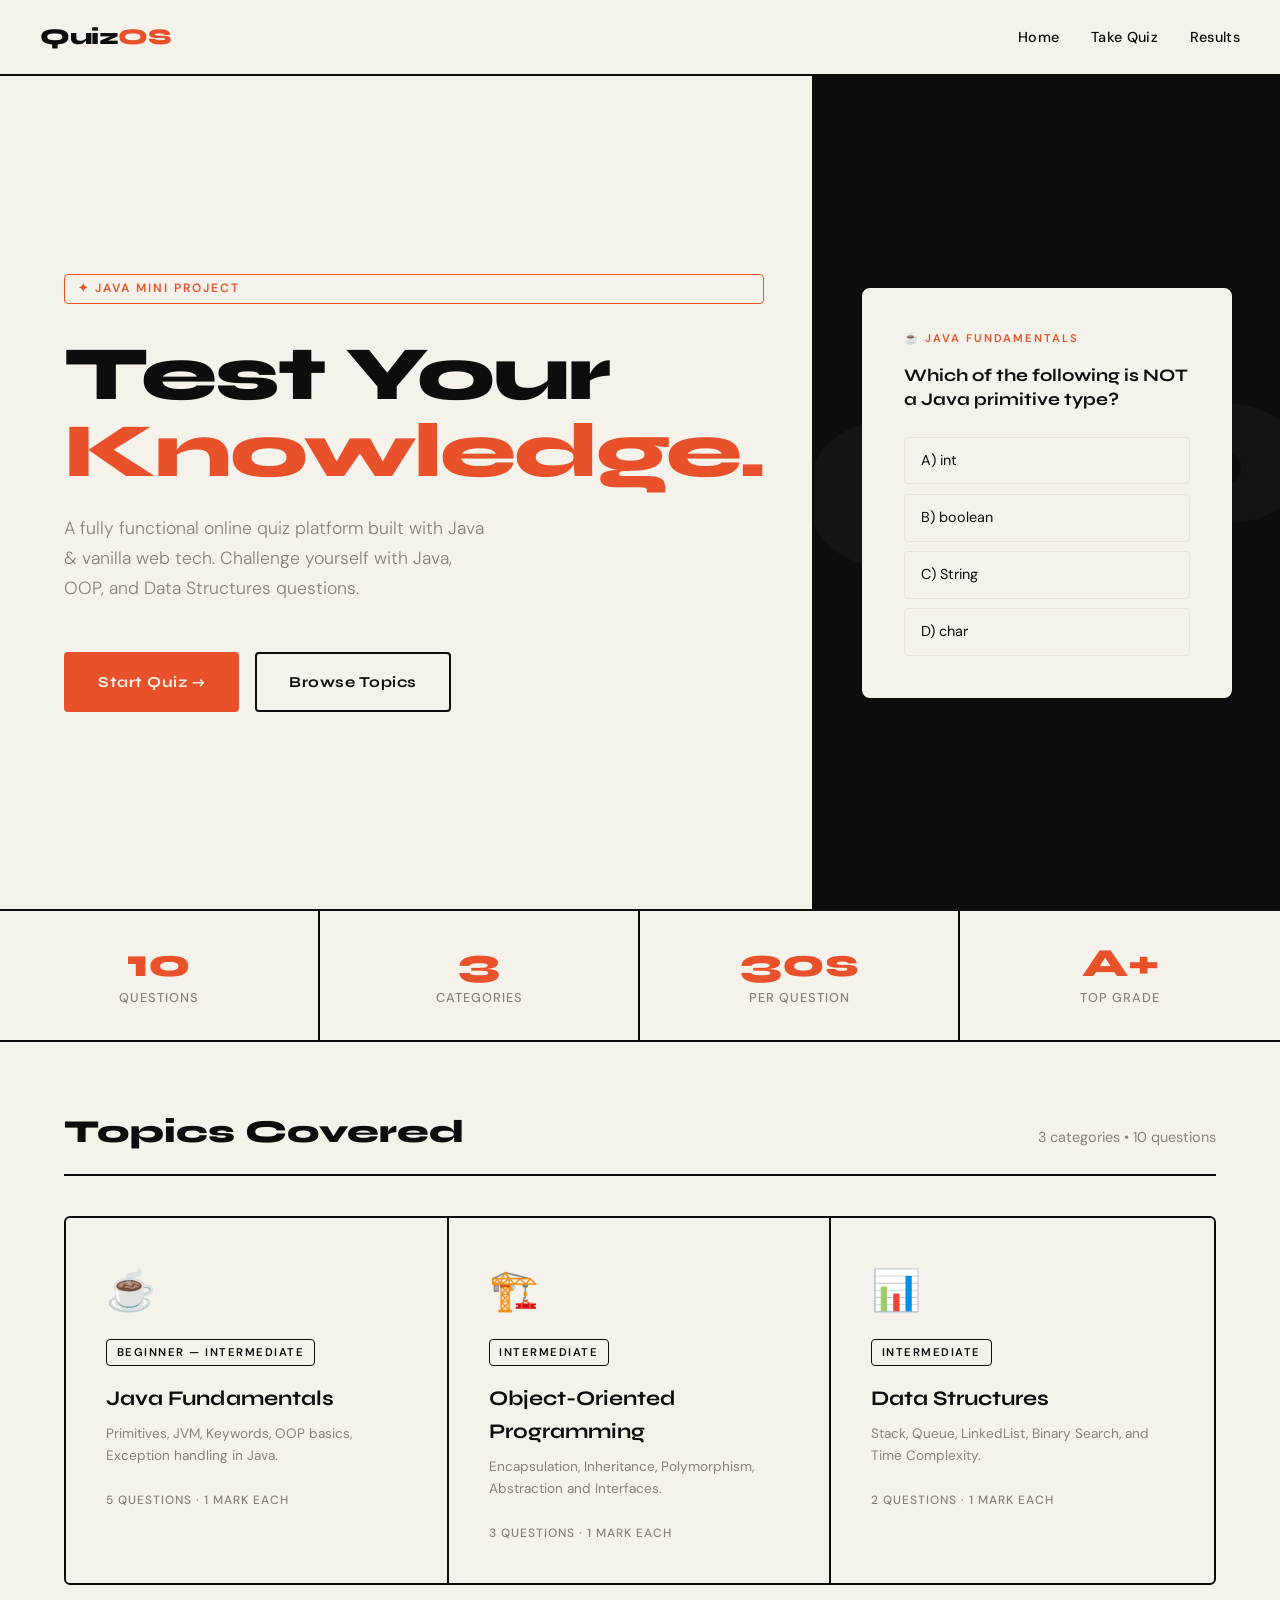
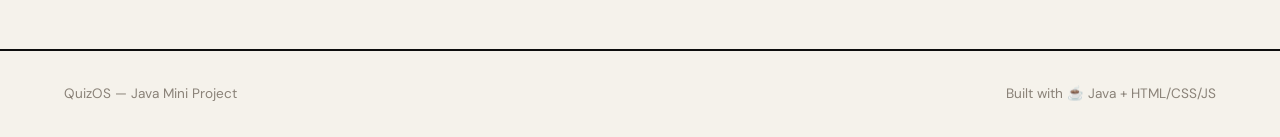
<file: index.html>
<!DOCTYPE html>
<html lang="en">
<head>
  <meta charset="UTF-8">
  <meta name="viewport" content="width=device-width, initial-scale=1.0">
  <title>QuizOS — Online Quiz System</title>
  <link rel="stylesheet" href="style.css">
</head>
<body>

  <!-- NAV -->
  <nav>
    <a class="nav-logo" href="index.html">Quiz<span>OS</span></a>
    <div class="nav-links">
      <a href="index.html">Home</a>
      <a href="quiz.html">Take Quiz</a>
      <a href="result.html">Results</a>
    </div>
  </nav>

  <!-- HERO -->
  <section class="hero">
    <div class="hero-left fade-up">
      <span class="hero-tag">✦ Java Mini Project</span>
      <h1 class="hero-title">
        Test Your<br>
        <span class="line2">Knowledge.</span>
      </h1>
      <p class="hero-desc">
        A fully functional online quiz platform built with Java &amp; vanilla web tech. Challenge yourself with Java, OOP, and Data Structures questions.
      </p>
      <div class="hero-btns">
        <a href="quiz.html" class="btn accent">Start Quiz →</a>
        <a href="#categories" class="btn outline">Browse Topics</a>
      </div>
    </div>

    <div class="hero-right">
      <div class="hero-deco">Q?</div>
      <div class="hero-card slide-in">
        <div class="card-category">☕ Java Fundamentals</div>
        <div class="card-question">Which of the following is NOT a Java primitive type?</div>
        <div class="card-options">
          <div class="card-opt" onclick="selectOpt(this, false)">A) int</div>
          <div class="card-opt" onclick="selectOpt(this, false)">B) boolean</div>
          <div class="card-opt" onclick="selectOpt(this, true)">C) String</div>
          <div class="card-opt" onclick="selectOpt(this, false)">D) char</div>
        </div>
      </div>
    </div>
  </section>

  <!-- STATS -->
  <section class="stats-strip">
    <div class="stat-item">
      <div class="stat-num">10</div>
      <div class="stat-label">Questions</div>
    </div>
    <div class="stat-item">
      <div class="stat-num">3</div>
      <div class="stat-label">Categories</div>
    </div>
    <div class="stat-item">
      <div class="stat-num">30s</div>
      <div class="stat-label">Per Question</div>
    </div>
    <div class="stat-item">
      <div class="stat-num">A+</div>
      <div class="stat-label">Top Grade</div>
    </div>
  </section>

  <!-- CATEGORIES -->
  <section class="section" id="categories">
    <div class="section-header">
      <h2 class="section-title">Topics Covered</h2>
      <span class="section-sub">3 categories • 10 questions</span>
    </div>

    <div class="categories-grid">
      <a href="quiz.html" class="cat-card">
        <div class="cat-icon">☕</div>
        <div class="cat-tag">Beginner — Intermediate</div>
        <div class="cat-title">Java Fundamentals</div>
        <div class="cat-desc">Primitives, JVM, Keywords, OOP basics, Exception handling in Java.</div>
        <div class="cat-questions">5 Questions · 1 mark each</div>
      </a>

      <a href="quiz.html" class="cat-card">
        <div class="cat-icon">🏗️</div>
        <div class="cat-tag">Intermediate</div>
        <div class="cat-title">Object-Oriented Programming</div>
        <div class="cat-desc">Encapsulation, Inheritance, Polymorphism, Abstraction and Interfaces.</div>
        <div class="cat-questions">3 Questions · 1 mark each</div>
      </a>

      <a href="quiz.html" class="cat-card">
        <div class="cat-icon">📊</div>
        <div class="cat-tag">Intermediate</div>
        <div class="cat-title">Data Structures</div>
        <div class="cat-desc">Stack, Queue, LinkedList, Binary Search, and Time Complexity.</div>
        <div class="cat-questions">2 Questions · 1 mark each</div>
      </a>
    </div>
  </section>

  <!-- FOOTER -->
  <footer>
    <span>QuizOS — Java Mini Project</span>
    <span>Built with ☕ Java + HTML/CSS/JS</span>
  </footer>

  <script>
    function selectOpt(el, isCorrect) {
      const opts = el.parentElement.querySelectorAll('.card-opt');
      opts.forEach(o => o.classList.remove('selected', 'correct', 'wrong'));
      if (isCorrect) {
        el.classList.add('correct');
        opts.forEach(o => {
          if (o !== el) o.style.opacity = '0.5';
        });
      } else {
        el.classList.add('wrong');
      }
    }
  </script>
</body>
</html>
</file>
<file: style.css>
@import url('https://fonts.googleapis.com/css2?family=Syne:wght@400;600;700;800&family=DM+Sans:ital,wght@0,300;0,400;0,500;1,300&display=swap');

*, *::before, *::after { box-sizing: border-box; margin: 0; padding: 0; }

:root {
  --ink: #0d0d0d;
  --paper: #f5f2eb;
  --accent: #e8512a;
  --accent2: #2a7ae8;
  --gold: #d4a843;
  --soft: #e8e4db;
  --muted: #8a8278;
  --correct: #2ecc71;
  --wrong: #e74c3c;
  --radius: 4px;
}

body {
  font-family: 'DM Sans', sans-serif;
  background: var(--paper);
  color: var(--ink);
  min-height: 100vh;
  line-height: 1.6;
}

/* ── NAV ── */
nav {
  display: flex;
  justify-content: space-between;
  align-items: center;
  padding: 1.2rem 2.5rem;
  border-bottom: 2px solid var(--ink);
  background: var(--paper);
  position: sticky;
  top: 0;
  z-index: 100;
}

.nav-logo {
  font-family: 'Syne', sans-serif;
  font-weight: 800;
  font-size: 1.4rem;
  text-decoration: none;
  color: var(--ink);
  letter-spacing: -0.5px;
}

.nav-logo span { color: var(--accent); }

.nav-links { display: flex; gap: 2rem; }
.nav-links a {
  font-size: 0.9rem;
  font-weight: 500;
  color: var(--ink);
  text-decoration: none;
  letter-spacing: 0.3px;
  transition: color 0.2s;
}
.nav-links a:hover { color: var(--accent); }

/* ── HERO ── */
.hero {
  display: grid;
  grid-template-columns: 1fr 1fr;
  min-height: calc(100vh - 65px);
  border-bottom: 2px solid var(--ink);
}

.hero-left {
  padding: 5rem 3rem 5rem 4rem;
  border-right: 2px solid var(--ink);
  display: flex;
  flex-direction: column;
  justify-content: center;
}

.hero-tag {
  display: inline-block;
  font-size: 0.75rem;
  font-weight: 600;
  letter-spacing: 2px;
  text-transform: uppercase;
  color: var(--accent);
  border: 1.5px solid var(--accent);
  padding: 0.3rem 0.8rem;
  margin-bottom: 2rem;
  border-radius: var(--radius);
}

.hero-title {
  font-family: 'Syne', sans-serif;
  font-size: clamp(3rem, 6vw, 5.5rem);
  font-weight: 800;
  line-height: 1.0;
  letter-spacing: -2px;
  margin-bottom: 1.5rem;
}

.hero-title .line2 { color: var(--accent); }

.hero-desc {
  font-size: 1.1rem;
  font-weight: 300;
  color: var(--muted);
  max-width: 420px;
  margin-bottom: 3rem;
  line-height: 1.7;
}

.btn {
  display: inline-flex;
  align-items: center;
  gap: 0.5rem;
  font-family: 'Syne', sans-serif;
  font-weight: 700;
  font-size: 0.95rem;
  letter-spacing: 0.5px;
  padding: 1rem 2rem;
  border: 2px solid var(--ink);
  background: var(--ink);
  color: var(--paper);
  text-decoration: none;
  border-radius: var(--radius);
  cursor: pointer;
  transition: all 0.2s;
}

.btn:hover { background: var(--accent); border-color: var(--accent); transform: translateY(-2px); }
.btn.outline { background: transparent; color: var(--ink); }
.btn.outline:hover { background: var(--ink); color: var(--paper); transform: translateY(-2px); }
.btn.accent { background: var(--accent); border-color: var(--accent); }
.btn.accent:hover { background: var(--ink); border-color: var(--ink); }

.hero-btns { display: flex; gap: 1rem; flex-wrap: wrap; }

.hero-right {
  display: flex;
  align-items: center;
  justify-content: center;
  padding: 3rem;
  background: var(--ink);
  position: relative;
  overflow: hidden;
}

.hero-card {
  background: var(--paper);
  border-radius: 8px;
  padding: 2.5rem;
  width: 100%;
  max-width: 380px;
  border: 2px solid var(--paper);
  position: relative;
  z-index: 1;
}

.card-category {
  font-size: 0.7rem;
  letter-spacing: 2px;
  text-transform: uppercase;
  color: var(--accent);
  font-weight: 600;
  margin-bottom: 1rem;
}

.card-question {
  font-family: 'Syne', sans-serif;
  font-size: 1.1rem;
  font-weight: 700;
  margin-bottom: 1.5rem;
  line-height: 1.4;
}

.card-options { display: flex; flex-direction: column; gap: 0.6rem; }

.card-opt {
  padding: 0.7rem 1rem;
  border: 1.5px solid var(--soft);
  border-radius: var(--radius);
  font-size: 0.9rem;
  cursor: pointer;
  transition: all 0.15s;
  background: var(--paper);
}

.card-opt:hover { border-color: var(--accent2); background: #e8f0fc; }
.card-opt.selected { border-color: var(--accent2); background: #e8f0fc; font-weight: 500; }
.card-opt.correct { border-color: var(--correct); background: #e8f7ee; }
.card-opt.wrong { border-color: var(--wrong); background: #fce8e8; }

.hero-deco {
  position: absolute;
  font-family: 'Syne', sans-serif;
  font-size: 15rem;
  font-weight: 800;
  color: rgba(255,255,255,0.03);
  top: 50%;
  left: 50%;
  transform: translate(-50%, -50%);
  user-select: none;
  letter-spacing: -10px;
}

/* ── STATS STRIP ── */
.stats-strip {
  display: grid;
  grid-template-columns: repeat(4, 1fr);
  border-bottom: 2px solid var(--ink);
}

.stat-item {
  padding: 2rem;
  border-right: 2px solid var(--ink);
  text-align: center;
}
.stat-item:last-child { border-right: none; }

.stat-num {
  font-family: 'Syne', sans-serif;
  font-size: 2.5rem;
  font-weight: 800;
  color: var(--accent);
  line-height: 1;
  margin-bottom: 0.3rem;
}

.stat-label {
  font-size: 0.8rem;
  font-weight: 500;
  letter-spacing: 1px;
  text-transform: uppercase;
  color: var(--muted);
}

/* ── CATEGORIES ── */
.section { padding: 4rem; }
.section-header { display: flex; justify-content: space-between; align-items: baseline; margin-bottom: 2.5rem; border-bottom: 2px solid var(--ink); padding-bottom: 1rem; }
.section-title { font-family: 'Syne', sans-serif; font-size: 2rem; font-weight: 800; }
.section-sub { color: var(--muted); font-size: 0.9rem; }

.categories-grid { display: grid; grid-template-columns: repeat(3, 1fr); gap: 0; border: 2px solid var(--ink); border-radius: 6px; overflow: hidden; }

.cat-card {
  padding: 2.5rem;
  border-right: 2px solid var(--ink);
  border-bottom: 2px solid var(--ink);
  text-decoration: none;
  color: var(--ink);
  transition: background 0.2s;
  display: block;
}
.cat-card:nth-child(3n) { border-right: none; }
.cat-card:nth-last-child(-n+3) { border-bottom: none; }
.cat-card:hover { background: var(--ink); color: var(--paper); }
.cat-card:hover .cat-tag { color: var(--gold); border-color: var(--gold); }
.cat-card:hover .cat-questions { color: rgba(255,255,255,0.5); }

.cat-icon { font-size: 2.5rem; margin-bottom: 1rem; }
.cat-title { font-family: 'Syne', sans-serif; font-size: 1.3rem; font-weight: 700; margin-bottom: 0.5rem; }
.cat-desc { font-size: 0.85rem; color: var(--muted); margin-bottom: 1.5rem; }
.cat-card:hover .cat-desc { color: rgba(255,255,255,0.6); }
.cat-questions { font-size: 0.75rem; letter-spacing: 1px; text-transform: uppercase; color: var(--muted); font-weight: 500; }

.cat-tag {
  display: inline-block;
  font-size: 0.7rem;
  font-weight: 600;
  letter-spacing: 1.5px;
  text-transform: uppercase;
  border: 1.5px solid var(--ink);
  padding: 0.2rem 0.6rem;
  border-radius: var(--radius);
  margin-bottom: 1rem;
}

/* ── QUIZ PAGE ── */
.quiz-layout {
  display: grid;
  grid-template-columns: 1fr 300px;
  min-height: calc(100vh - 65px);
}

.quiz-main {
  padding: 3rem 4rem;
  border-right: 2px solid var(--ink);
}

.quiz-sidebar {
  padding: 2rem;
  background: var(--soft);
}

.quiz-progress-bar {
  height: 6px;
  background: var(--soft);
  border-radius: 99px;
  margin-bottom: 2.5rem;
  overflow: hidden;
  border: 1px solid var(--ink);
}

.quiz-progress-fill {
  height: 100%;
  background: var(--accent);
  border-radius: 99px;
  transition: width 0.4s ease;
}

.question-meta {
  display: flex;
  gap: 1rem;
  align-items: center;
  margin-bottom: 1.5rem;
}

.q-number {
  font-family: 'Syne', sans-serif;
  font-weight: 800;
  font-size: 0.85rem;
  color: var(--muted);
  letter-spacing: 1px;
}

.q-category {
  font-size: 0.75rem;
  font-weight: 600;
  letter-spacing: 1.5px;
  text-transform: uppercase;
  color: var(--accent);
  border: 1.5px solid var(--accent);
  padding: 0.2rem 0.6rem;
  border-radius: var(--radius);
}

.q-marks {
  font-size: 0.8rem;
  font-weight: 500;
  color: var(--muted);
  margin-left: auto;
}

.question-text {
  font-family: 'Syne', sans-serif;
  font-size: 1.5rem;
  font-weight: 700;
  line-height: 1.35;
  margin-bottom: 2.5rem;
  letter-spacing: -0.3px;
}

.options-grid { display: flex; flex-direction: column; gap: 0.8rem; margin-bottom: 3rem; }

.option-btn {
  display: flex;
  align-items: center;
  gap: 1.2rem;
  padding: 1.1rem 1.5rem;
  border: 2px solid var(--soft);
  background: var(--paper);
  border-radius: 6px;
  cursor: pointer;
  font-size: 0.95rem;
  font-family: 'DM Sans', sans-serif;
  text-align: left;
  transition: all 0.15s;
  width: 100%;
}

.option-btn:hover { border-color: var(--ink); transform: translateX(4px); }
.option-btn.selected { border-color: var(--accent2); background: #e8f0fc; }
.option-btn.correct { border-color: var(--correct); background: #e8f7ee; }
.option-btn.wrong { border-color: var(--wrong); background: #fce8e8; }

.option-letter {
  width: 32px;
  height: 32px;
  border-radius: 50%;
  border: 2px solid var(--ink);
  display: flex;
  align-items: center;
  justify-content: center;
  font-family: 'Syne', sans-serif;
  font-weight: 800;
  font-size: 0.8rem;
  flex-shrink: 0;
}

.option-btn.selected .option-letter { background: var(--accent2); border-color: var(--accent2); color: white; }
.option-btn.correct .option-letter { background: var(--correct); border-color: var(--correct); color: white; }
.option-btn.wrong .option-letter { background: var(--wrong); border-color: var(--wrong); color: white; }

.quiz-actions { display: flex; justify-content: space-between; align-items: center; }

/* Timer */
.timer-box {
  background: var(--ink);
  color: var(--paper);
  border-radius: 6px;
  padding: 1.5rem;
  text-align: center;
  margin-bottom: 2rem;
}

.timer-label { font-size: 0.7rem; letter-spacing: 2px; text-transform: uppercase; color: rgba(255,255,255,0.5); margin-bottom: 0.3rem; }
.timer-val { font-family: 'Syne', sans-serif; font-size: 2.5rem; font-weight: 800; line-height: 1; }
.timer-val.warning { color: var(--accent); animation: pulse 1s ease-in-out infinite; }

@keyframes pulse { 0%,100% { opacity: 1; } 50% { opacity: 0.5; } }

/* Question Navigator */
.nav-label { font-size: 0.7rem; letter-spacing: 2px; text-transform: uppercase; color: var(--muted); font-weight: 600; margin-bottom: 1rem; }

.q-nav-grid { display: grid; grid-template-columns: repeat(5, 1fr); gap: 0.4rem; margin-bottom: 2rem; }

.q-nav-btn {
  aspect-ratio: 1;
  border: 2px solid var(--ink);
  background: var(--paper);
  border-radius: var(--radius);
  font-family: 'Syne', sans-serif;
  font-weight: 700;
  font-size: 0.8rem;
  cursor: pointer;
  transition: all 0.15s;
}

.q-nav-btn:hover { background: var(--ink); color: var(--paper); }
.q-nav-btn.answered { background: var(--ink); color: var(--paper); }
.q-nav-btn.current { background: var(--accent); border-color: var(--accent); color: white; }
.q-nav-btn.correct { background: var(--correct); border-color: var(--correct); color: white; }
.q-nav-btn.wrong { background: var(--wrong); border-color: var(--wrong); color: white; }

.legend { display: flex; flex-direction: column; gap: 0.4rem; font-size: 0.8rem; margin-bottom: 2rem; }
.legend-item { display: flex; align-items: center; gap: 0.6rem; }
.legend-dot { width: 12px; height: 12px; border-radius: 2px; flex-shrink: 0; }

/* ── RESULT PAGE ── */
.result-page { max-width: 800px; margin: 0 auto; padding: 4rem 2rem; }

.result-header { text-align: center; margin-bottom: 4rem; }
.result-emoji { font-size: 5rem; margin-bottom: 1rem; display: block; }

.result-grade {
  font-family: 'Syne', sans-serif;
  font-size: 8rem;
  font-weight: 800;
  line-height: 1;
  letter-spacing: -4px;
  color: var(--accent);
  margin-bottom: 0.5rem;
}

.result-title {
  font-family: 'Syne', sans-serif;
  font-size: 2rem;
  font-weight: 700;
  margin-bottom: 0.5rem;
}

.result-subtitle { color: var(--muted); font-size: 1rem; }

.result-score-box {
  border: 3px solid var(--ink);
  border-radius: 8px;
  display: grid;
  grid-template-columns: 1fr 1fr;
  overflow: hidden;
  margin-bottom: 2rem;
}

.score-main {
  padding: 3rem;
  border-right: 3px solid var(--ink);
  text-align: center;
}

.score-big {
  font-family: 'Syne', sans-serif;
  font-size: 4rem;
  font-weight: 800;
  line-height: 1;
  letter-spacing: -2px;
  margin-bottom: 0.3rem;
}

.score-max { font-size: 1rem; color: var(--muted); }
.score-label { font-size: 0.75rem; letter-spacing: 2px; text-transform: uppercase; color: var(--muted); font-weight: 600; margin-top: 0.5rem; }

.score-stats { padding: 2rem 3rem; display: flex; flex-direction: column; justify-content: center; gap: 1rem; }

.score-stat { display: flex; justify-content: space-between; align-items: center; padding-bottom: 0.8rem; border-bottom: 1px solid var(--soft); }
.score-stat:last-child { border-bottom: none; padding-bottom: 0; }
.score-stat-label { font-size: 0.85rem; color: var(--muted); }
.score-stat-val { font-family: 'Syne', sans-serif; font-weight: 700; font-size: 1.1rem; }

.result-actions { display: flex; gap: 1rem; justify-content: center; margin-top: 3rem; flex-wrap: wrap; }

/* ── FOOTER ── */
footer {
  border-top: 2px solid var(--ink);
  padding: 2rem 4rem;
  display: flex;
  justify-content: space-between;
  align-items: center;
  font-size: 0.85rem;
  color: var(--muted);
}

/* ── ANIMATIONS ── */
@keyframes fadeUp { from { opacity: 0; transform: translateY(20px); } to { opacity: 1; transform: translateY(0); } }
.fade-up { animation: fadeUp 0.5s ease forwards; }

@keyframes slideIn { from { opacity: 0; transform: translateX(-20px); } to { opacity: 1; transform: translateX(0); } }
.slide-in { animation: slideIn 0.3s ease forwards; }

/* ── RESPONSIVE ── */
@media (max-width: 900px) {
  .hero { grid-template-columns: 1fr; }
  .hero-right { display: none; }
  .stats-strip { grid-template-columns: repeat(2, 1fr); }
  .categories-grid { grid-template-columns: 1fr; }
  .cat-card:nth-child(3n) { border-right: 2px solid var(--ink); }
  .cat-card:nth-last-child(-n+3) { border-bottom: 2px solid var(--ink); }
  .cat-card:last-child { border-bottom: none; }
  .quiz-layout { grid-template-columns: 1fr; }
  .quiz-sidebar { border-top: 2px solid var(--ink); }
  nav { padding: 1rem 1.5rem; }
  .section { padding: 2rem; }
  .quiz-main { padding: 2rem; }
}
</file>
